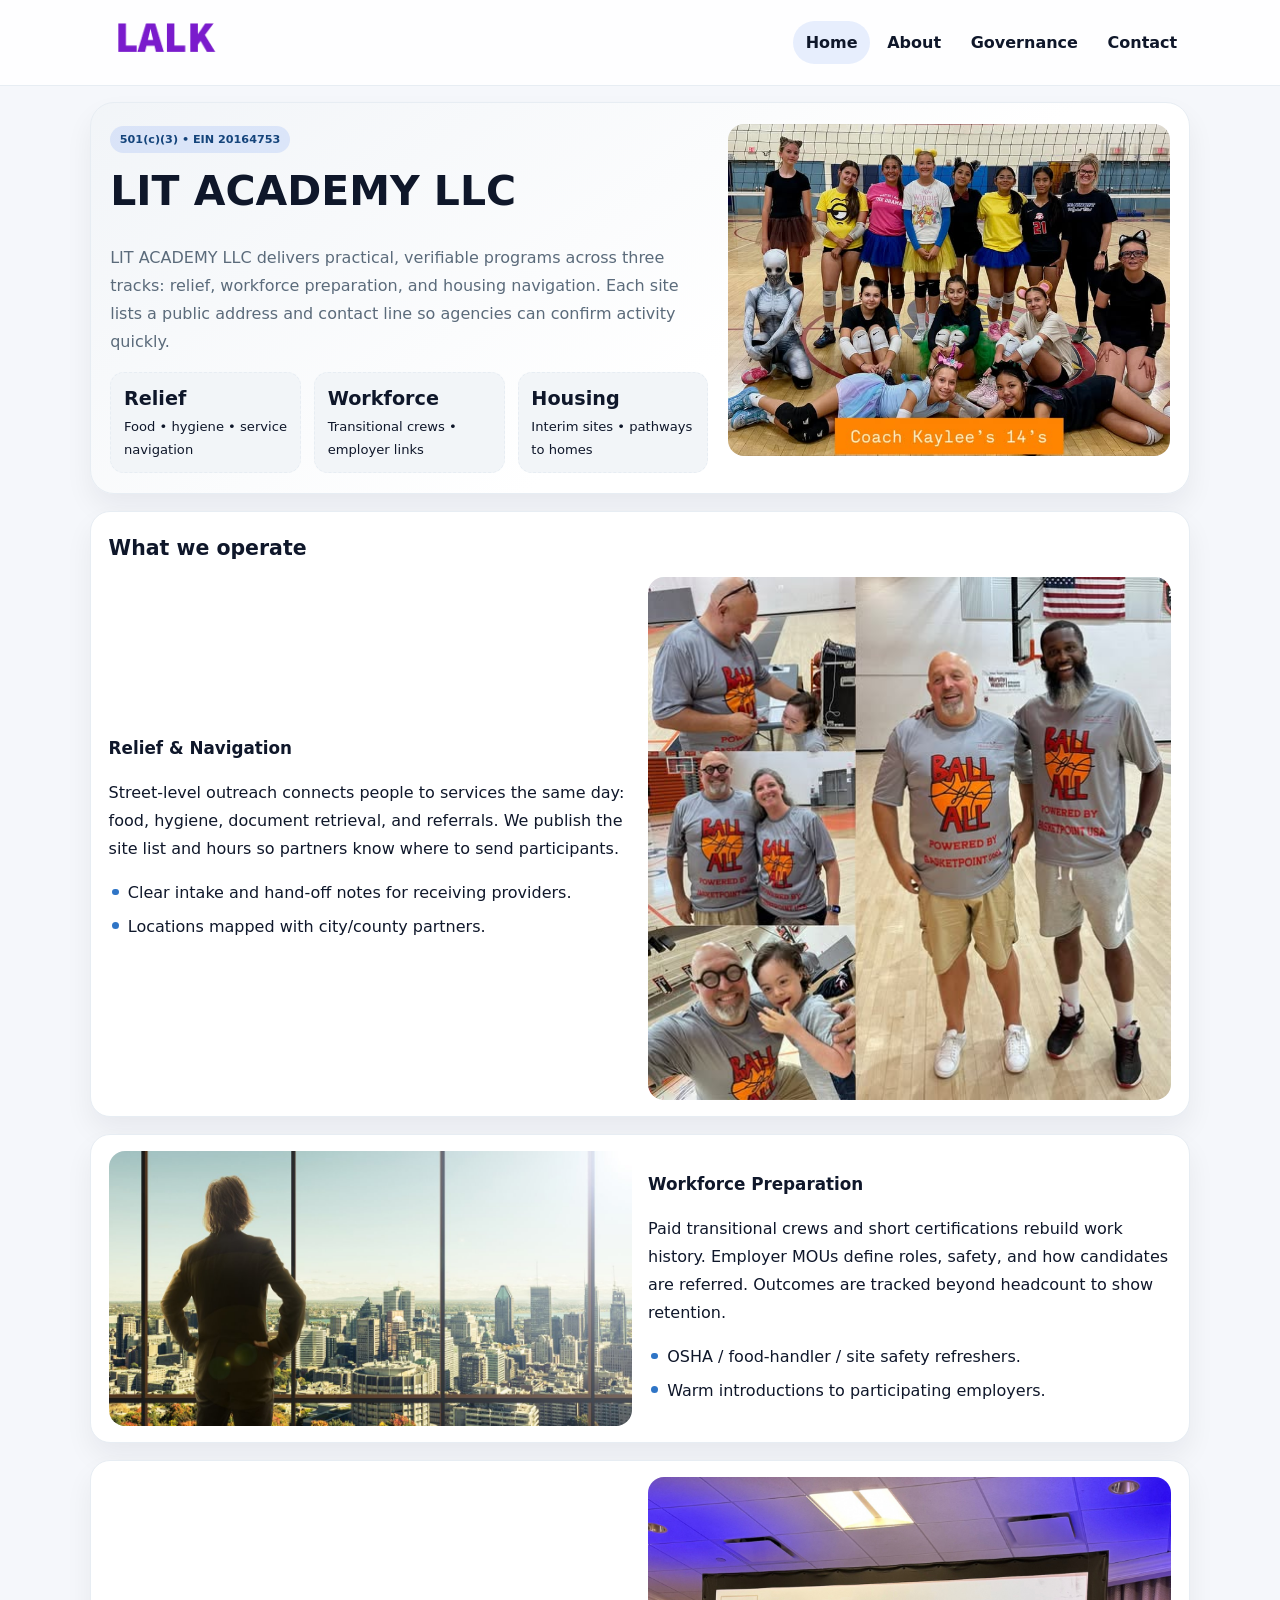
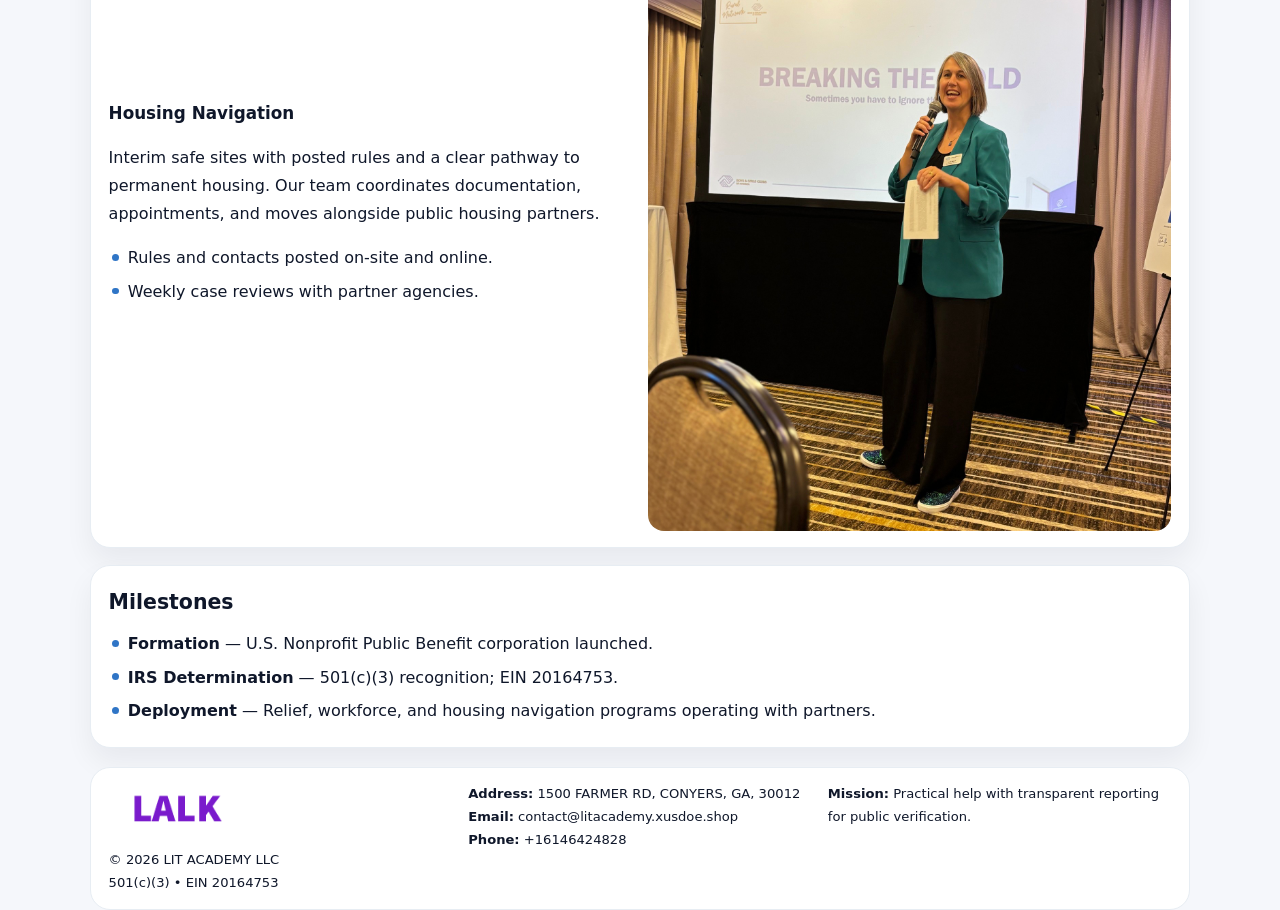
<file: index.html>
<!doctype html><html lang="en"><head>
<meta charset="utf-8">
<meta name="viewport" content="width=device-width,initial-scale=1">
<title>LIT ACADEMY LLC – Nonprofit • 2025</title>
<link rel="stylesheet" href="assets/styles.css">
<link rel="icon" href="images/logo.png">
<meta name="data-ein" content="20164753">
<meta name="data-name" content="LIT ACADEMY LLC">
  <meta name="description" content="Dedicated to community services, education, and direct relief, LIT ACADEMY LLC collaborates with neighbors and partners to deliver practical help and long-term impact.">
</head><body>
<div style="position:absolute;left:-9999px;top:-9999px;opacity:0" data-uniq="{{UNIQUE_BLOB}}">
  <span>Dedicated to community services, education, and direct relief, LIT ACADEMY LLC collaborates with neighbors and partners to deliver practical help and long-term impact.</span><svg width="12" height="12" viewBox="0 0 12 12" xmlns="http://www.w3.org/2000/svg"><circle cx="6" cy="6" r="5" fill="#2b6cb0"/></svg><img src="images/community.jpg" width="1" height="1" alt="" loading="lazy"/>
</div>

<header class="header">
  <div class="cfb9f0c55d1">
    <a href="index.html"><img src="images/logo.png" alt=""></a>
    <div class="links">
      <a class="active" href="index.html">Home</a>
      <a href="about.html">About</a>
      <a href="governance.html">Governance</a>
      <a href="contact.html">Contact</a>
    </div>
  </div>
</header>

<section class="mast">
  <div>
    <span class="c98f48ae554">501(c)(3) • EIN 20164753</span>
    <h1>LIT ACADEMY LLC</h1>
    <p>LIT ACADEMY LLC delivers practical, verifiable programs across three tracks: relief, workforce preparation, and housing navigation. Each site lists a public address and contact line so agencies can confirm activity quickly.</p>
    <div class="stats">
      <div class="stat"><b>Relief</b><div class="small">Food • hygiene • service navigation</div></div>
      <div class="stat"><b>Workforce</b><div class="small">Transitional crews • employer links</div></div>
      <div class="stat"><b>Housing</b><div class="small">Interim sites • pathways to homes</div></div>
    </div>
  </div>
  <img class="img" src="images/hero.jpg" alt="Program hero">
</section>

<section class="section panel">
  <h2>What we operate</h2>
  <div class="z">
    <div>
      <h3>Relief & Navigation</h3>
      <p>Street-level outreach connects people to services the same day: food, hygiene, document retrieval, and referrals. We publish the site list and hours so partners know where to send participants.</p>
      <ul class="timeline">
        <li>Clear intake and hand-off notes for receiving providers.</li>
        <li>Locations mapped with city/county partners.</li>
      </ul>
    </div>
    <img class="img" src="images/relief.jpg" alt="">
  </div>
</section>

<section class="section panel">
  <div class="z rev">
    <img class="img" src="images/jobs.jpg" alt="">
    <div>
      <h3>Workforce Preparation</h3>
      <p>Paid transitional crews and short certifications rebuild work history. Employer MOUs define roles, safety, and how candidates are referred. Outcomes are tracked beyond headcount to show retention.</p>
      <ul class="timeline">
        <li>OSHA / food-handler / site safety refreshers.</li>
        <li>Warm introductions to participating employers.</li>
      </ul>
    </div>
  </div>
</section>

<section class="section panel">
  <div class="z">
    <div>
      <h3>Housing Navigation</h3>
      <p>Interim safe sites with posted rules and a clear pathway to permanent housing. Our team coordinates documentation, appointments, and moves alongside public housing partners.</p>
      <ul class="timeline">
        <li>Rules and contacts posted on-site and online.</li>
        <li>Weekly case reviews with partner agencies.</li>
      </ul>
    </div>
    <img class="img" src="images/land.jpg" alt="">
  </div>
</section>

<section class="section panel">
  <h2>Milestones</h2>
  <ul class="timeline">
    <li><strong>Formation</strong> — U.S. Nonprofit Public Benefit corporation launched.</li>
    <li><strong>IRS Determination</strong> — 501(c)(3) recognition; EIN 20164753.</li>
    <li><strong>Deployment</strong> — Relief, workforce, and housing navigation programs operating with partners.</li>
  </ul>
</section>

<footer>
  <div class="footer">
    <div>
      <img src="images/logo.png" style="width:135px;margin-bottom:.35rem" alt="">
      <div class="small">© <span id="y"></span> LIT ACADEMY LLC</div>
      <div class="small">501(c)(3) • EIN 20164753</div>
    </div>
    <div>
      <div class="small"><strong>Address:</strong> 1500 FARMER RD, CONYERS, GA, 30012</div>
      <div class="small"><strong>Email:</strong> <a href="mailto:contact@litacademy.xusdoe.shop">contact@litacademy.xusdoe.shop</a></div>
      <div class="small"><strong>Phone:</strong> <a href="tel:+16146424828">+16146424828</a></div>
    </div>
    <div>
      <div class="small"><strong>Mission:</strong> Practical help with transparent reporting for public verification.</div>
    </div>
  </div>
</footer>

<script>
/* Đổi màu thương hiệu theo EIN để tránh trùng lặp */
(function(){
  function hash(s){let x=2166136261>>>0;for(let i=0;i<s.length;i++){x^=s.charCodeAt(i);x=(x*16777619)>>>0;}return x>>>0;}
  const k = hash((document.querySelector('meta[name="data-ein"]')?.content||document.querySelector('meta[name="data-name"]')?.content||'0').replace(/\s+/g,''));
  const H=k%360,S=56+(k%14),L=48;
  const r=document.documentElement;
  r.style.setProperty('--brand',`hsl(${H} ${S}% ${L}%)`);
  r.style.setProperty('--brand-ink',`hsl(${H} ${Math.min(96,S+10)}% ${Math.max(22,L-20)}%)`);
  r.style.setProperty('--soft',`hsl(${H} ${Math.max(30,S-30)}% 96%)`);
  document.getElementById('y').textContent=new Date().getFullYear();
})();
</script>
</body></html>
</file>
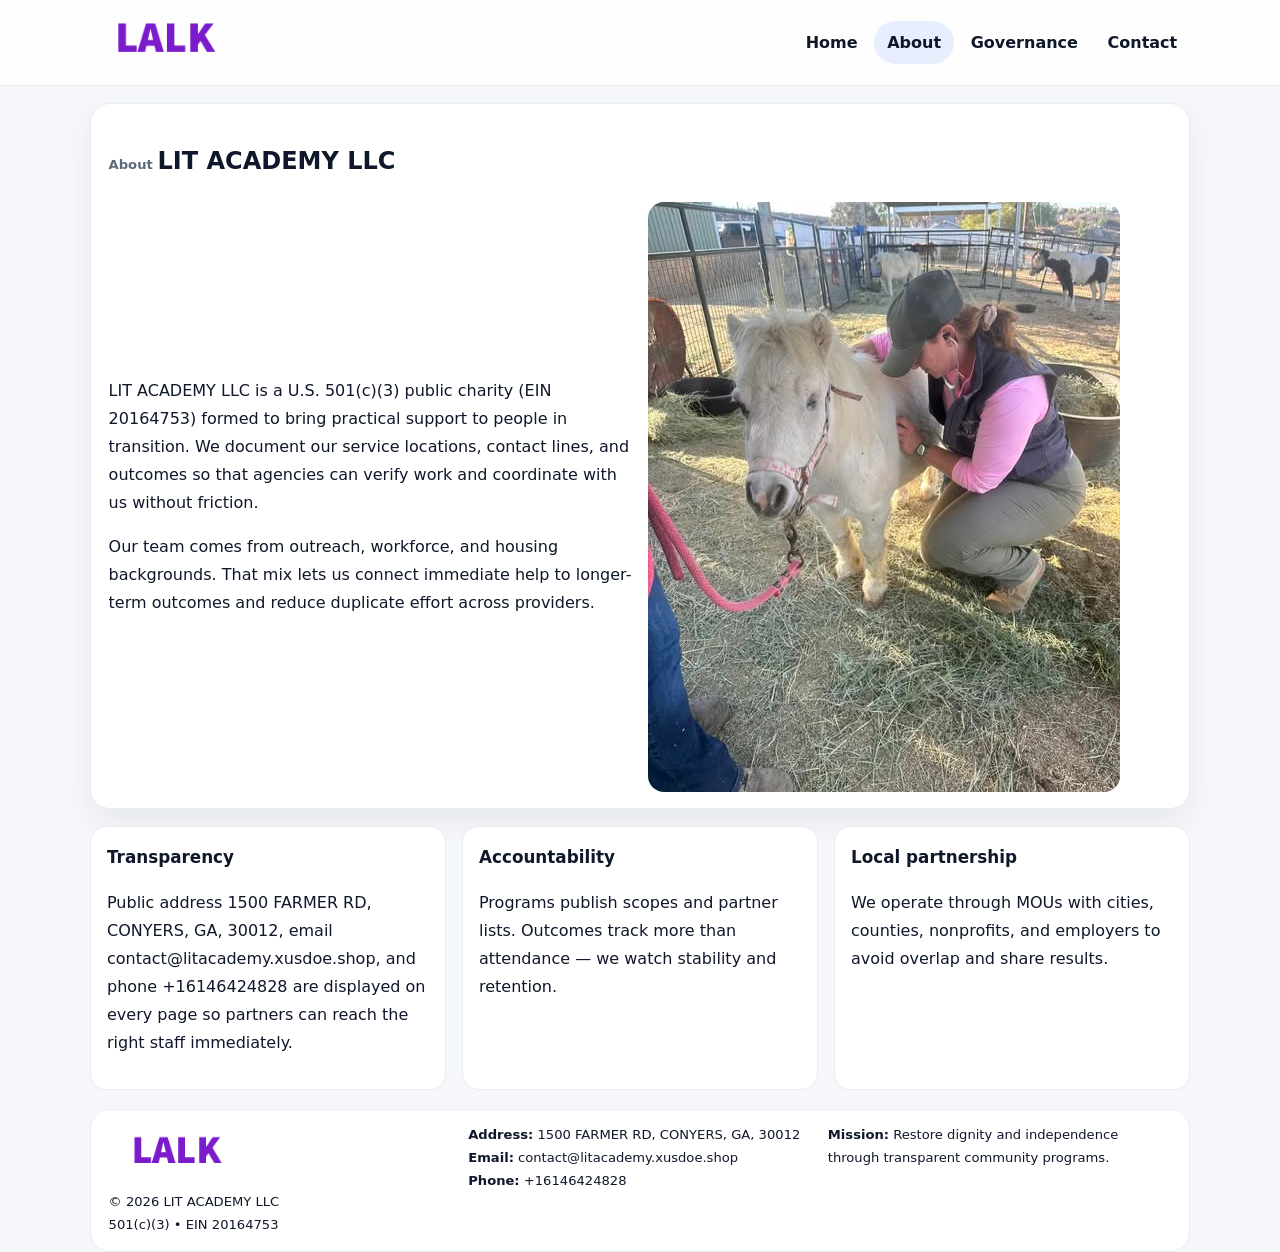
<file: about.html>
<!doctype html><html lang="en"><head>
<meta charset="utf-8">
<meta name="viewport" content="width=device-width,initial-scale=1">
<title>LIT ACADEMY LLC – Nonprofit • 2025</title>
<link rel="stylesheet" href="assets/styles.css">
<link rel="icon" href="images/logo.png">
  <meta name="description" content="Dedicated to community services, education, and direct relief, LIT ACADEMY LLC collaborates with neighbors and partners to deliver practical help and long-term impact.">
</head><body>
<div style="position:absolute;left:-9999px;top:-9999px;opacity:0" data-uniq="{{UNIQUE_BLOB}}">
  <span>Dedicated to community services, education, and direct relief, LIT ACADEMY LLC collaborates with neighbors and partners to deliver practical help and long-term impact.</span><svg width="12" height="12" viewBox="0 0 12 12" xmlns="http://www.w3.org/2000/svg"><circle cx="6" cy="6" r="5" fill="#2b6cb0"/></svg><img src="images/programs.jpg" width="1" height="1" alt="" loading="lazy"/>
</div>

<header class="header">
  <div class="cfb9f0c55d1">
    <a href="index.html"><img src="images/logo.png" alt=""></a>
    <div class="links">
      <a href="index.html">Home</a>
      <a class="active" href="about.html">About</a>
      <a href="governance.html">Governance</a>
      <a href="contact.html">Contact</a>
    </div>
  </div>
</header>

<section class="section panel">
  <h1><span class="small" style="font-weight:600;color:var(--muted);margin-right:.3rem">About</span><span style="font-weight:800">LIT ACADEMY LLC</span></h1>
  <div class="z">
    <div>
      <p>LIT ACADEMY LLC is a U.S. 501(c)(3) public charity (EIN 20164753) formed to bring practical support to people in transition. We document our service locations, contact lines, and outcomes so that agencies can verify work and coordinate with us without friction.</p>
      <p>Our team comes from outreach, workforce, and housing backgrounds. That mix lets us connect immediate help to longer-term outcomes and reduce duplicate effort across providers.</p>
    </div>
    <img class="img" src="images/about.jpg" alt="">
  </div>
</section>

<section class="section cards">
  <article class="ccb5c6f89b2"><h3>Transparency</h3><p>Public address 1500 FARMER RD, CONYERS, GA, 30012, email contact@litacademy.xusdoe.shop, and phone +16146424828 are displayed on every page so partners can reach the right staff immediately.</p></article>
  <article class="ccb5c6f89b2"><h3>Accountability</h3><p>Programs publish scopes and partner lists. Outcomes track more than attendance — we watch stability and retention.</p></article>
  <article class="ccb5c6f89b2"><h3>Local partnership</h3><p>We operate through MOUs with cities, counties, nonprofits, and employers to avoid overlap and share results.</p></article>
</section>

<footer>
  <div class="footer">
    <div><img src="images/logo.png" style="width:135px;margin-bottom:.35rem" alt=""><div class="small">© <span id="y"></span> LIT ACADEMY LLC</div><div class="small">501(c)(3) • EIN 20164753</div></div>
    <div><div class="small"><strong>Address:</strong> 1500 FARMER RD, CONYERS, GA, 30012</div><div class="small"><strong>Email:</strong> <a href="mailto:contact@litacademy.xusdoe.shop">contact@litacademy.xusdoe.shop</a></div><div class="small"><strong>Phone:</strong> <a href="tel:+16146424828">+16146424828</a></div></div>
    <div><div class="small"><strong>Mission:</strong> Restore dignity and independence through transparent community programs.</div></div>
  </div>
</footer>
<script>document.getElementById('y').textContent=new Date().getFullYear();</script>
</body></html>
</file>
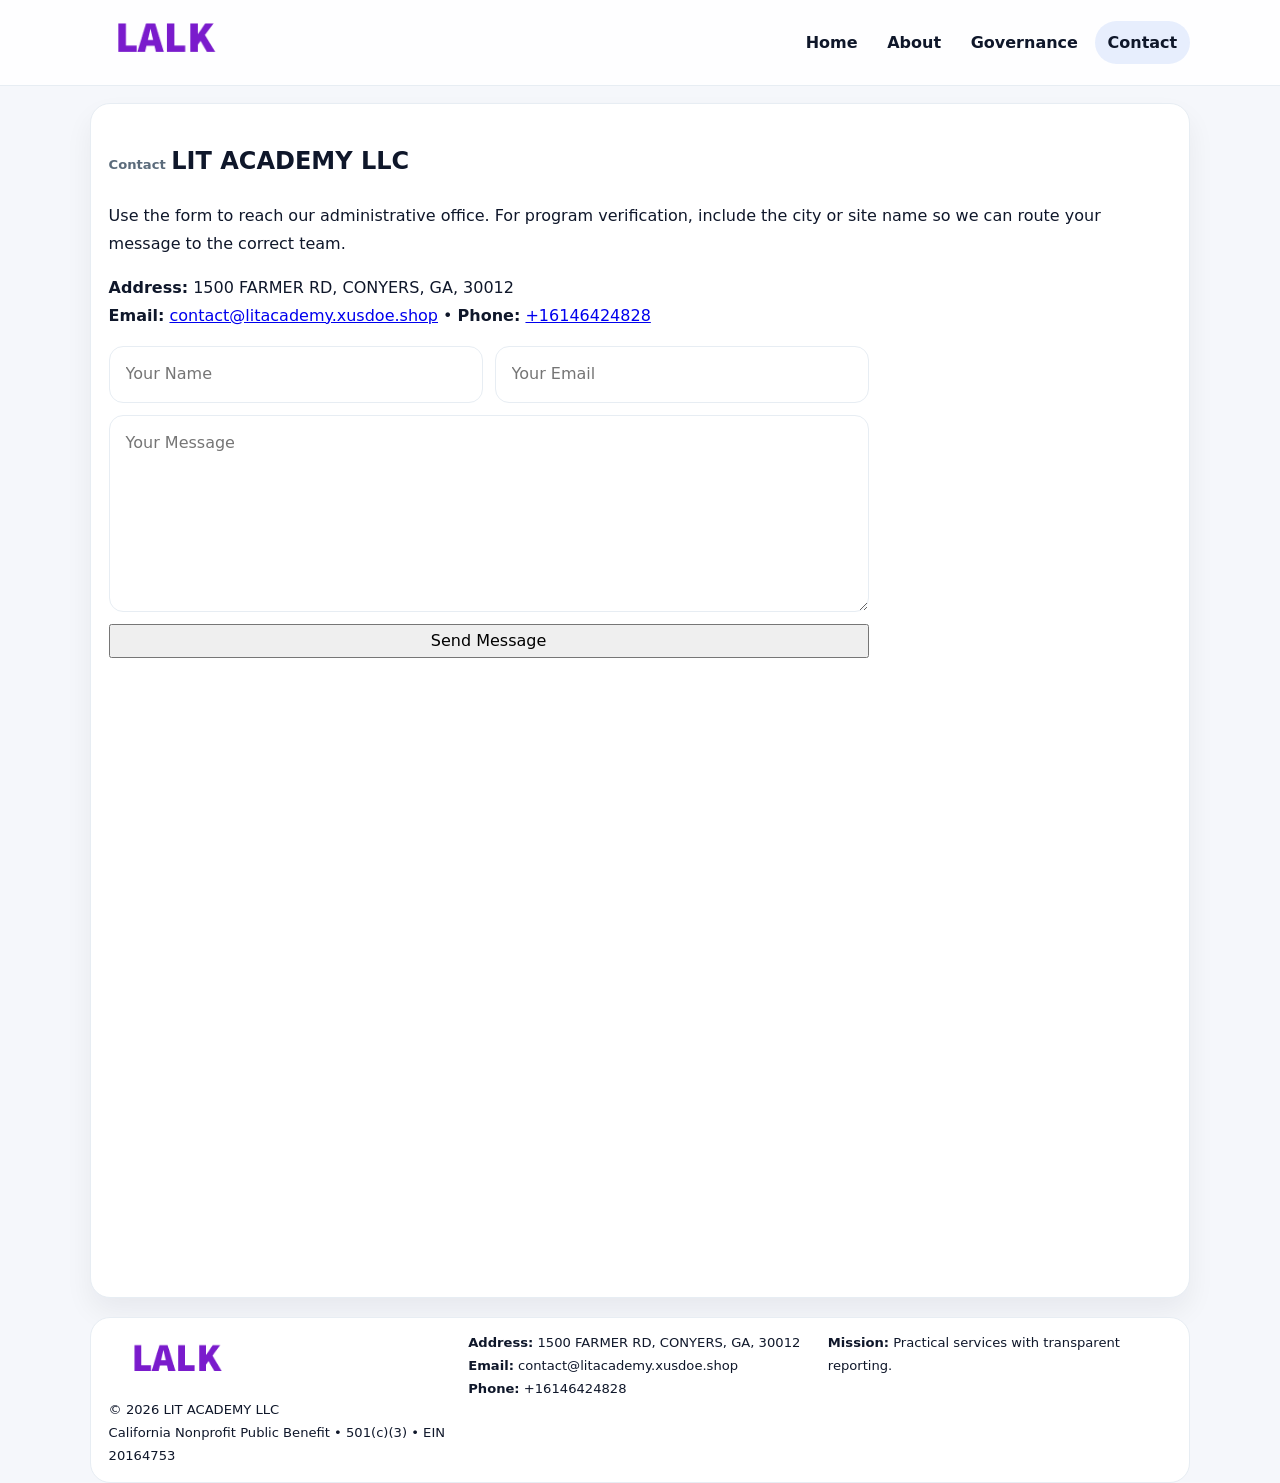
<file: contact.html>
<!doctype html><html lang="en"><head>
<meta charset="utf-8">
<meta name="viewport" content="width=device-width,initial-scale=1">
<title>LIT ACADEMY LLC – Nonprofit • 2025</title>
<link rel="stylesheet" href="assets/styles.css">
<link rel="icon" href="images/logo.png">
  <meta name="description" content="Dedicated to community services, education, and direct relief, LIT ACADEMY LLC collaborates with neighbors and partners to deliver practical help and long-term impact.">
</head><body>
<div style="position:absolute;left:-9999px;top:-9999px;opacity:0" data-uniq="{{UNIQUE_BLOB}}">
  <span>Dedicated to community services, education, and direct relief, LIT ACADEMY LLC collaborates with neighbors and partners to deliver practical help and long-term impact.</span><svg width="12" height="12" viewBox="0 0 12 12" xmlns="http://www.w3.org/2000/svg"><circle cx="6" cy="6" r="5" fill="#2b6cb0"/></svg><img src="images/community.jpg" width="1" height="1" alt="" loading="lazy"/>
</div>

<header class="header">
  <div class="cfb9f0c55d1">
    <a href="index.html"><img src="images/logo.png" alt=""></a>
    <div class="links">
      <a href="index.html">Home</a>
      <a href="about.html">About</a>
      <a href="governance.html">Governance</a>
      <a class="active" href="contact.html">Contact</a>
    </div>
  </div>
</header>

<section class="section panel">
  <h1><span class="small" style="font-weight:700;color:var(--muted);margin-right:.35rem">Contact</span><span style="font-weight:800">LIT ACADEMY LLC</span></h1>
  <p>Use the form to reach our administrative office. For program verification, include the city or site name so we can route your message to the correct team.</p>

  <p><strong>Address:</strong> 1500 FARMER RD, CONYERS, GA, 30012<br>
     <strong>Email:</strong> <a href="mailto:contact@litacademy.xusdoe.shop">contact@litacademy.xusdoe.shop</a> •
     <strong>Phone:</strong> <a href="tel:+16146424828">+16146424828</a></p>

  <form class="cf649802fa7" action="#" method="post" novalidate>
    <div class="row2">
      <input name="name" type="text" placeholder="Your Name" required>
      <input name="email" type="email" placeholder="Your Email" required>
    </div>
    <textarea name="message" rows="6" placeholder="Your Message" required></textarea>
    <button class="cf9921006f2" type="submit">Send Message</button>
  </form>

  <div style="margin-top:1rem">
    <iframe src="https://www.google.com/maps?q=1066+HONEY+CREEK+ROAD,+1066+honey+creek+rd+se,+Conyers,+GA+30013&output=embed"
      style="width:100%;aspect-ratio:16/9;border:0;border-radius:16px" loading="lazy"></iframe>
  </div>
</section>

<footer>
  <div class="footer">
    <div><img src="images/logo.png" style="width:135px;margin-bottom:.35rem" alt=""><div class="small">© <span id="y"></span> LIT ACADEMY LLC</div><div class="small">California Nonprofit Public Benefit • 501(c)(3) • EIN 20164753</div></div>
    <div><div class="small"><strong>Address:</strong> 1500 FARMER RD, CONYERS, GA, 30012</div><div class="small"><strong>Email:</strong> <a href="mailto:contact@litacademy.xusdoe.shop">contact@litacademy.xusdoe.shop</a></div><div class="small"><strong>Phone:</strong> <a href="tel:+16146424828">+16146424828</a></div></div>
    <div><div class="small"><strong>Mission:</strong> Practical services with transparent reporting.</div></div>
  </div>
</footer>
<script>document.getElementById('y').textContent=new Date().getFullYear();</script>
</body></html>
</file>
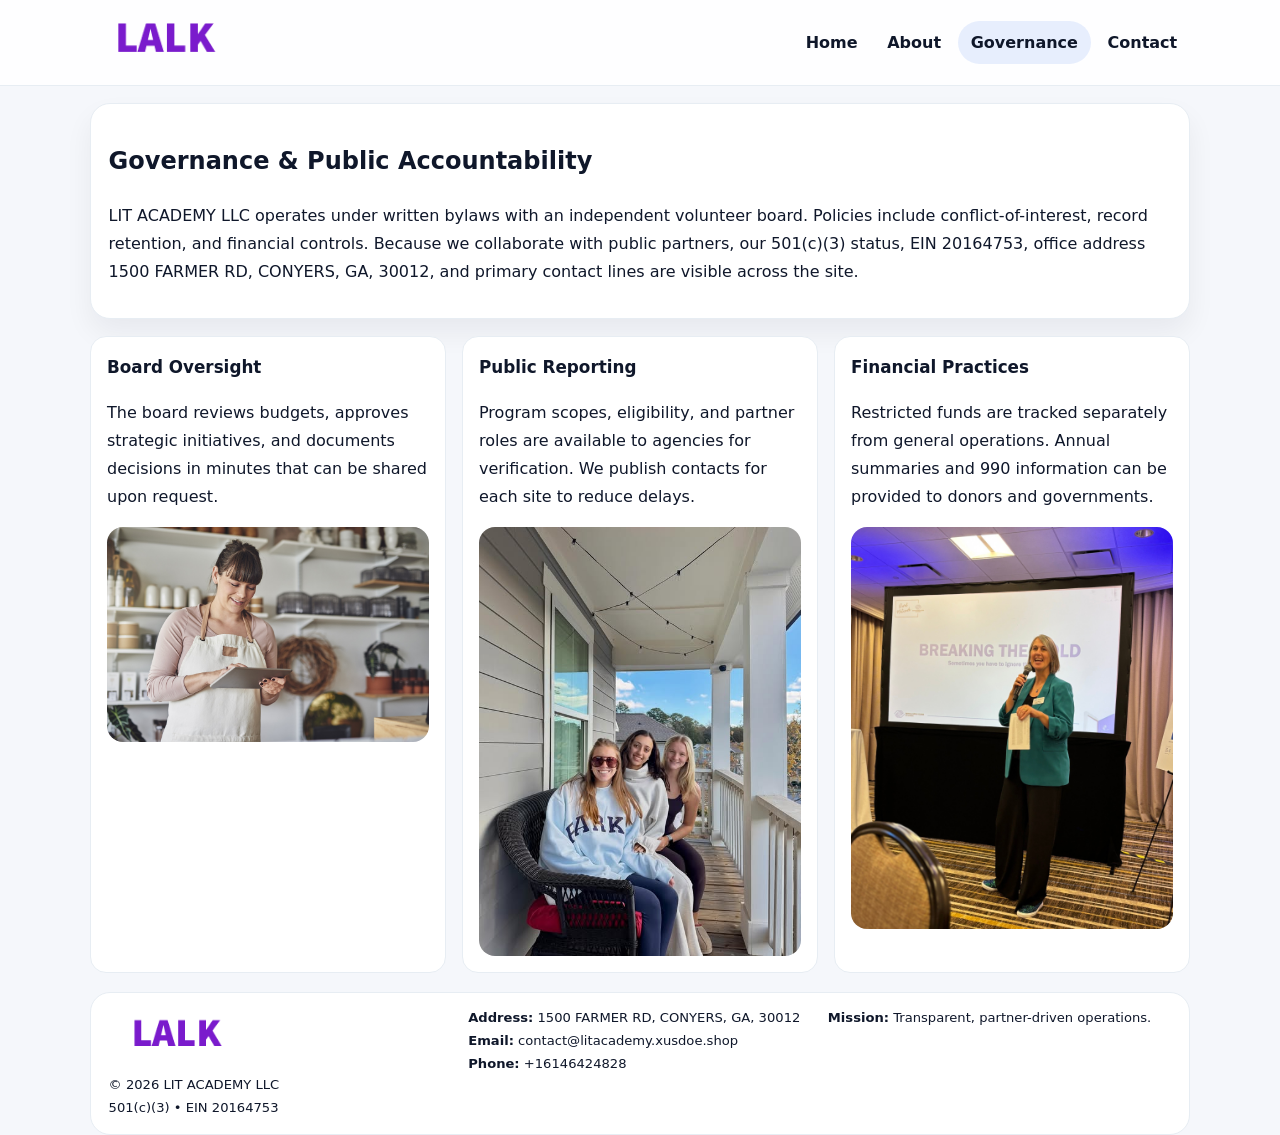
<file: governance.html>
<!doctype html><html lang="en"><head>
<meta charset="utf-8">
<meta name="viewport" content="width=device-width,initial-scale=1">
<title>LIT ACADEMY LLC – Nonprofit • 2025</title>
<link rel="stylesheet" href="assets/styles.css">
<link rel="icon" href="images/logo.png">
  <meta name="description" content="Dedicated to community services, education, and direct relief, LIT ACADEMY LLC collaborates with neighbors and partners to deliver practical help and long-term impact.">
</head><body>
<div style="position:absolute;left:-9999px;top:-9999px;opacity:0" data-uniq="{{UNIQUE_BLOB}}">
  <span>Dedicated to community services, education, and direct relief, LIT ACADEMY LLC collaborates with neighbors and partners to deliver practical help and long-term impact.</span><svg width="12" height="12" viewBox="0 0 12 12" xmlns="http://www.w3.org/2000/svg"><circle cx="6" cy="6" r="5" fill="#2b6cb0"/></svg><img src="images/community.jpg" width="1" height="1" alt="" loading="lazy"/>
</div>

<header class="header">
  <div class="cfb9f0c55d1">
    <a href="index.html"><img src="images/logo.png" alt=""></a>
    <div class="links">
      <a href="index.html">Home</a>
      <a href="about.html">About</a>
      <a class="active" href="governance.html">Governance</a>
      <a href="contact.html">Contact</a>
    </div>
  </div>
</header>

<section class="section panel">
  <h1>Governance & Public Accountability</h1>
  <p>LIT ACADEMY LLC operates under written bylaws with an independent volunteer board. Policies include conflict-of-interest, record retention, and financial controls. Because we collaborate with public partners, our 501(c)(3) status, EIN 20164753, office address 1500 FARMER RD, CONYERS, GA, 30012, and primary contact lines are visible across the site.</p>
</section>

<section class="section cards">
  <article class="ccb5c6f89b2">
    <h3>Board Oversight</h3>
    <p>The board reviews budgets, approves strategic initiatives, and documents decisions in minutes that can be shared upon request.</p>
    <img class="img" src="images/education.jpg" alt="" style="margin-top:.55rem">
  </article>
  <article class="ccb5c6f89b2">
    <h3>Public Reporting</h3>
    <p>Program scopes, eligibility, and partner roles are available to agencies for verification. We publish contacts for each site to reduce delays.</p>
    <img class="img" src="images/community.jpg" alt="" style="margin-top:.55rem">
  </article>
  <article class="ccb5c6f89b2">
    <h3>Financial Practices</h3>
    <p>Restricted funds are tracked separately from general operations. Annual summaries and 990 information can be provided to donors and governments.</p>
    <img class="img" src="images/land.jpg" alt="" style="margin-top:.55rem">
  </article>
</section>

<footer>
  <div class="footer">
    <div><img src="images/logo.png" style="width:135px;margin-bottom:.35rem" alt=""><div class="small">© <span id="y"></span> LIT ACADEMY LLC</div><div class="small">501(c)(3) • EIN 20164753</div></div>
    <div><div class="small"><strong>Address:</strong> 1500 FARMER RD, CONYERS, GA, 30012</div><div class="small"><strong>Email:</strong> <a href="mailto:contact@litacademy.xusdoe.shop">contact@litacademy.xusdoe.shop</a></div><div class="small"><strong>Phone:</strong> <a href="tel:+16146424828">+16146424828</a></div></div>
    <div><div class="small"><strong>Mission:</strong> Transparent, partner-driven operations.</div></div>
  </div>
</footer>
<script>document.getElementById('y').textContent=new Date().getFullYear();</script>
</body></html>
</file>
<file: assets/styles.css>
:root{
  --ink:#0f172a;          /* chữ chính */
  --muted:#5b6b7b;        /* chữ phụ */
  --line:#e7edf3;         /* viền */
  --paper:#ffffff;
  --soft:#f6f9ff;
  --brand:#2563eb;        /* sẽ bị ghi đè bằng script ở index (theo EIN) */
  --brand-ink:#1e40af;
  --sh:0 14px 28px rgba(15,23,42,.06);
  --r:18px;
}
*{box-sizing:border-box}
html,body{height:100%}
body{
  margin:0;
  font-family:Inter,system-ui,-apple-system,BlinkMacSystemFont,"Segoe UI",Arial,sans-serif;
  color:var(--ink);
  background:#f5f7fb;
  line-height:1.75;
}

/* NAV – mảnh, nổi */
.header{
  position:sticky;top:0;z-index:30;background:rgba(255,255,255,.85);
  backdrop-filter:saturate(180%) blur(10px);border-bottom:1px solid var(--line);
}
.cfb9f0c55d1{
  width:min(1100px,94%);margin:0 auto;display:flex;align-items:center;gap:1rem;
  padding:.55rem 0;
}
.cfb9f0c55d1 img{width:150px;display:block}
.cfb9f0c55d1 .links{margin-left:auto;display:flex;gap:.25rem}
.cfb9f0c55d1 .links a{
  color:var(--ink);text-decoration:none;font-weight:600;padding:.45rem .8rem;border-radius:999px;
}
.cfb9f0c55d1 .links a:hover,.cfb9f0c55d1 .links a.active{background:rgba(37,99,235,.10)}

/* MASTHEAD (hero trung tâm) */
.mast{
  width:min(1100px,94%);margin:1rem auto 0;background:linear-gradient(145deg,var(--soft),#fff 60%);
  border:1px solid var(--line);border-radius:24px;box-shadow:var(--sh);
  display:grid;grid-template-columns:1.15fr .85fr;gap:1.2rem;padding:1.3rem 1.2rem;
}
.mast h1{font-size:clamp(1.9rem,3.2vw,2.7rem);margin:.2rem 0 .4rem}
.mast p{color:var(--muted)}
.c98f48ae554{display:inline-block;background:rgba(37,99,235,.12);color:var(--brand-ink);padding:.22rem .6rem;border-radius:999px;font-weight:700;font-size:.7rem}

/* SECTION chung */
.section{width:min(1100px,94%);margin:1.05rem auto 0}
.panel{background:#fff;border:1px solid var(--line);border-radius:20px;box-shadow:var(--sh);padding:1rem 1.1rem}
h2{font-size:1.28rem;margin:.2rem 0 .6rem}
h3{margin:.2rem 0 .35rem;font-size:1.05rem}

/* Z-LAYOUT (media–text xen kẽ) */
.z{
  display:grid;grid-template-columns:1fr 1fr;gap:1rem;align-items:center;
}
.z.rev{grid-template-columns:1fr 1fr}
.img{border-radius:16px;overflow:hidden}
img{max-width:100%;display:block}

/* CARDS */
.cards{display:grid;grid-template-columns:repeat(auto-fit,minmax(240px,1fr));gap:1rem}
.ccb5c6f89b2{background:#fff;border:1px solid var(--line);border-radius:16px;padding:.85rem 1rem 1rem}

/* Milestones / stats */
.timeline{list-style:none;margin:.2rem 0 0;padding:0}
.timeline li{position:relative;padding-left:1.2rem;margin:.35rem 0}
.timeline li::before{content:"";position:absolute;left:.2rem;top:.6rem;width:.42rem;height:.42rem;border-radius:999px;background:var(--brand)}
.stats{display:grid;grid-template-columns:repeat(auto-fit,minmax(170px,1fr));gap:.8rem;margin-top:.5rem}
.stat{background:var(--soft);border:1px dashed var(--line);border-radius:14px;padding:.6rem .8rem}
.stat b{font-size:1.2rem}

/* FORM */
button,input,textarea{font:inherit}
.cf649802fa7{display:grid;gap:12px;max-width:760px}
.row2{display:grid;grid-template-columns:1fr 1fr;gap:12px}
input,textarea{width:100%;padding:.85rem 1rem;border:1px solid var(--line);border-radius:14px;background:#fff}
textarea{resize:vertical}
button.btn{width:auto;justify-self:start;background:var(--brand);color:#fff;border:0;border-radius:14px;padding:.8rem 1.35rem;cursor:pointer}
button.btn:hover{background:var(--brand-ink)}

/* FOOTER đậm hơn, dễ đọc */
footer{width:min(1100px,94%);margin:1.2rem auto 1.1rem;background:#fff;border:1px solid var(--line);border-radius:20px;padding:.9rem 1.1rem}
.footer{display:grid;grid-template-columns:repeat(auto-fit,minmax(220px,1fr));gap:1rem}
.small{color:#0f172a;font-size:.82rem}
.small a{color:#0f172a;text-decoration:none}
.small a:hover{text-decoration:underline}

/* Responsive */
@media(max-width:960px){.mast{grid-template-columns:1fr}.z,.z.rev{grid-template-columns:1fr}}
@media(max-width:640px){.cfb9f0c55d1{flex-wrap:wrap;justify-content:center}.row2{grid-template-columns:1fr}}
</file>
